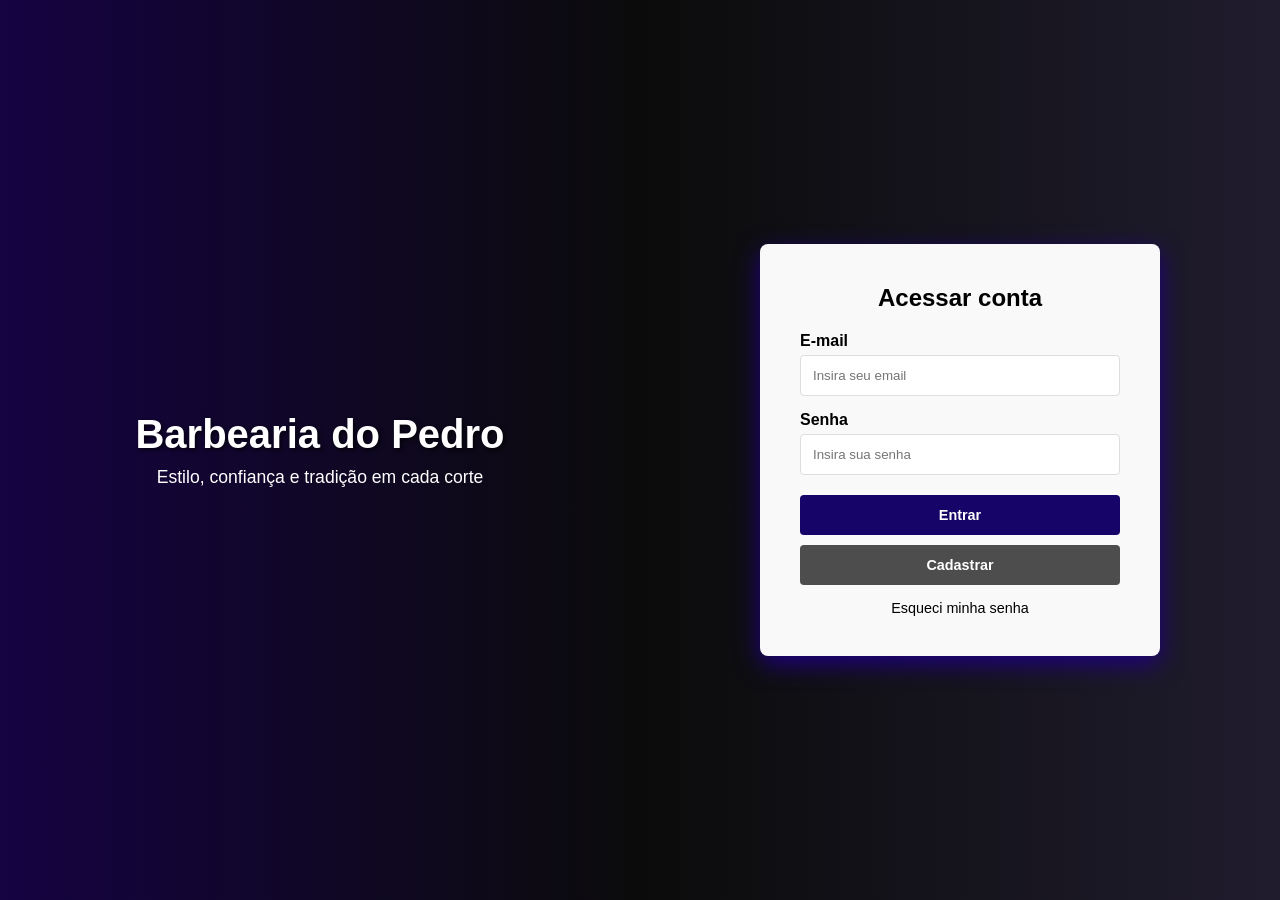
<file: index.html>
<!DOCTYPE html>
<html lang="pt-br">
  <head>
    <meta charset="UTF-8" />
    <meta name="viewport" content="width=device-width, initial-scale=1.0" />
    <title>Barbearia do Pedro</title>
    <link rel="stylesheet" href="styles.css" />
    <link rel="icon" type="image/x-icon" href="./images/favicon.ico" />
  </head>
  <body>
    <main class="login-container">
      <div class="login__intro">
        <h1 class="login__title">Barbearia do Pedro</h1>
        <p class="login__subtitle">
          Estilo, confiança e tradição em cada corte
        </p>
      </div>

      <section class="login__content">
        <form id="login-form" class="login__form">
          <h2 class="login__heading">Acessar conta</h2>

          <div class="entry-group">
            <label for="email-input" class="entry-group__label">E-mail</label>
            <input
              type="email"
              id="email-input"
              class="entry-group__input"
              placeholder="Insira seu email"
            />
          </div>

          <div class="entry-group">
            <label for="password-input" class="entry-group__label">Senha</label>
            <input
              type="password"
              id="password-input"
              class="entry-group__input"
              placeholder="Insira sua senha"
            />
          </div>

          <div class="login__actions">
            <a href="./pagina.html" id="login-button" class="btn btn--primary">
              Entrar
            </a>
            <button type="button" id="register-button" class="btn btn--secondary">
              Cadastrar
            </button>
          </div>

          <a href="#" id="forget-password" class="login__link">
            Esqueci minha senha
          </a>
        </form>
      </section>
    </main>
  </body>
</html>
</file>
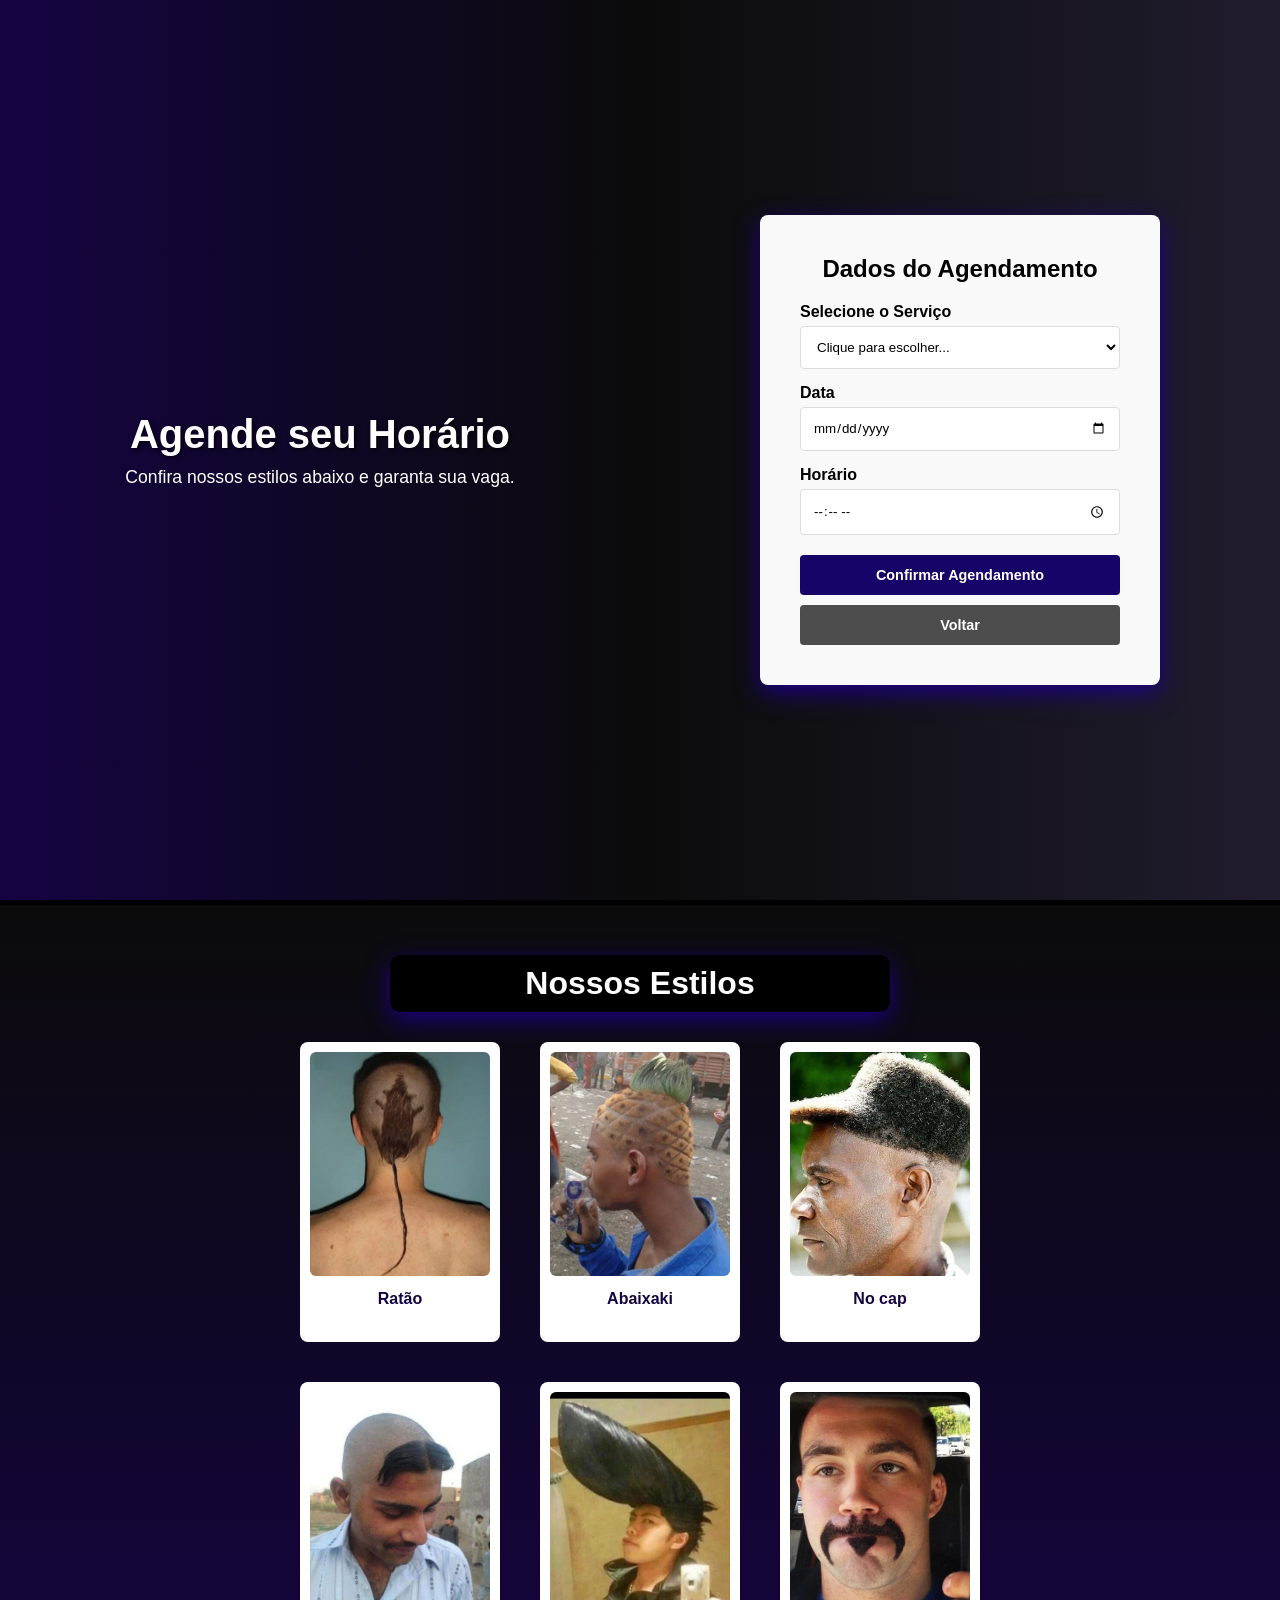
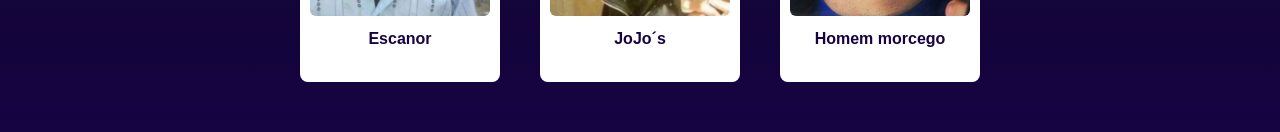
<file: pagina.html>
<!DOCTYPE html>
<html lang="pt-br">
  <head>
    <meta charset="UTF-8" />
    <meta name="viewport" content="width=device-width, initial-scale=1.0" />
    <title>Agendamento - Barbearia do Pedro</title>
    <link rel="stylesheet" href="styles.css" />
    <link rel="icon" type="image/x-icon" href="./images/favicon.ico" />
  </head>
  <body>
    <main class="login-container">
      <div class="login__intro">
        <h1 class="login__title">Agende seu Horário</h1>
        <p class="login__subtitle">
          Confira nossos estilos abaixo e garanta sua vaga.
        </p>
      </div>

      <section class="login__content">
        <form id="booking-form" class="login__form">
          <h2 class="login__heading">Dados do Agendamento</h2>

          <div class="entry-group">
            <label for="service-select" class="entry-group__label">
              Selecione o Serviço
            </label>
            <select id="service-select" class="entry-group__input" required>
              <option value="" disabled selected>
                Clique para escolher...
              </option>
              <option value="Ratão">Corte Ratão - R$ 30,00</option>
              <option value="Abaixaki">Abaixaki - R$ 35,00</option>
              <option value="No cap">No cap - R$ 30,00</option>
              <option value="barba">Barba Homem morcego - R$ 25,00</option>
              <option value="JoJo´s">Corte JoJo´s - R$ 35,00</option>
              <option value="Escanor">Corte Escanor - R$ 25,00</option>
            </select>
          </div>

          <div class="entry-group">
            <label for="date-input" class="entry-group__label">Data</label>
            <input
              type="date"
              id="date-input"
              class="entry-group__input"
              required
            />
          </div>

          <div class="entry-group">
            <label for="time-input" class="entry-group__label">Horário</label>
            <input
              type="time"
              id="time-input"
              class="entry-group__input"
              min="09:00"
              max="19:00"
              required
            />
          </div>

          <div class="login__actions">
            <button
              type="submit"
              id="schedule-button"
              class="btn btn--primary"
            >
              Confirmar Agendamento
            </button>
            <a href="./index.html" id="back-button" class="btn btn--secondary">
              Voltar
            </a>
          </div>
        </form>
      </section>
    </main>

    <section class="gallery">
      <h2>Nossos Estilos</h2>

      <div class="gallery__container">
        <div class="gallery__item">
          <img src="./images/corte 2.jpg" alt="Ratão" />
          <span>Ratão</span>
        </div>
        <div class="gallery__item">
          <img
            src="./images/81babc396d05f20dfaeb610e24af0cd9.jpg"
            alt="Abaixaki"
          />
          <span>Abaixaki</span>
        </div>
        <div class="gallery__item">
          <img src="./images/corte-de-cabelo-engracado.jpg" alt="No cap" />
          <span>No cap</span>
        </div>
        <div class="gallery__item">
          <img src="./images/corte.jpg" alt="Escanor" />
          <span>Escanor</span>
        </div>
        <div class="gallery__item">
          <img src="./images/5dw1desyv2841.webp" alt="JoJo´s" />
          <span>JoJo´s</span>
        </div>
        <div class="gallery__item">
          <img src="./images/Barbas-Feias-e-Bizarras-7.jpg" alt="Batman" />
          <span>Homem morcego</span>
        </div>
      </div>
    </section>
  </body>
</html>
</file>
<file: styles.css>
:root {
  --cor-primaria: #150342;
  --cor-secundaria: #0b0b0b;
  --cor-destaque: #160468;
  --cor-destaque-hover: #2e09cf;
  --cor-neutra: #4d4d4d;
  --cor-neutra-hover: #6e6e6e;
  --fundo-pagina: #f4f4f4;
  --fundo-card: #f9f9f9;
  --fundo-input: #ffffff;
  --texto-claro: #ffffff;
  --texto-escuro: #000000;
  --borda-suave: #ddd;
  --gradiente-intro: linear-gradient(to right, var(--cor-primaria), var(--cor-secundaria));
  --gradiente-form: linear-gradient(to left, #201c2e, var(--cor-secundaria));
  --sombra-neon: 0 8px 24px rgb(30, 0, 129);
  --sombra-texto: 2px 2px 4px rgba(0, 0, 0, 0.7);
}

* {
  margin: 0;
  padding: 0;
  box-sizing: border-box;
}

html {
  font-size: 16px;
}

body {
  font-family: Verdana, Geneva, Tahoma, sans-serif;
  background-color: var(--fundo-pagina);
  width: 100%;
  min-height: 100vh;
  overflow-x: hidden;
  overflow-y: auto;
}

.login-container {
  display: grid;
  grid-template-columns: 50% 50%;
  min-height: 100vh;
  width: 100%;
}

.login__intro {
  display: flex;
  flex-direction: column;
  justify-content: center;
  align-items: center;
  text-align: center;
  color: var(--texto-claro);
  padding: 20px;
  background: var(--gradiente-intro);
  height: 100%;
  width: 100%;
}

.login__title {
  font-size: 2.5rem;
  text-shadow: var(--sombra-texto);
  margin-bottom: 10px;
}

.login__subtitle {
  font-size: 1.1rem;
}

.login__content {
  display: flex;
  flex-direction: column;
  justify-content: center;
  align-items: center;
  background: var(--gradiente-form);
  padding: 20px;
  height: 100%;
  width: 100%;
}

.login__form {
  width: 100%;
  max-width: 400px;
  padding: 40px;
  background-color: var(--fundo-card);
  border-radius: 8px;
  box-shadow: var(--sombra-neon);
  text-align: center;
}

.login__heading {
  margin-bottom: 20px;
  color: var(--texto-escuro);
}

.entry-group {
  display: flex;
  flex-direction: column;
  gap: 5px;
  margin-bottom: 15px;
  text-align: left;
}

.entry-group__label {
  font-weight: bold;
  color: var(--texto-escuro);
  display: block;
}

.entry-group__input {
  width: 100%;
  padding: 12px;
  border: 1px solid var(--borda-suave);
  border-radius: 4px;
  background-color: var(--fundo-input);
  font-family: inherit;
  outline: none;
  transition: border-color 0.3s ease;
}

.entry-group__input:focus {
  border-color: var(--cor-destaque);
}

.login__actions {
  display: flex;
  flex-direction: column;
  gap: 10px;
  margin-top: 10px;
}

.btn {
  width: 100%;
  padding: 12px;
  border: none;
  border-radius: 4px;
  cursor: pointer;
  font-size: 0.9rem;
  font-weight: bold;
  text-decoration: none;
  text-align: center;
  display: inline-block;
  transition: all 0.3s ease;
}

.btn--primary {
  background-color: var(--cor-destaque);
  color: var(--texto-claro);
  margin-top: 5px;
}

.btn--primary:hover {
  background-color: var(--cor-destaque-hover);
}

.btn--secondary {
  background-color: var(--cor-neutra);
  color: var(--texto-claro);
}

.btn--secondary:hover {
  background-color: var(--cor-neutra-hover);
}

.login__link {
  display: block;
  margin-top: 15px;
  color: var(--texto-escuro);
  text-decoration: none;
  font-size: 0.9rem;
}

.login__link:hover {
  text-decoration: underline;
}

.gallery {
  border-top: 5px solid var(--texto-escuro);
  background: linear-gradient(0deg, var(--cor-primaria), var(--cor-secundaria));
  padding: 50px 20px;
  text-align: center;
}

.gallery h2 {
  color: var(--texto-claro);
  margin-bottom: 30px;
  font-size: 2em;
  box-shadow: var(--sombra-neon);
  background-color: black;
  border-radius: 10px;
  max-width: 500px;
  margin-left: auto;
  margin-right: auto;
  padding: 10px;
}

.gallery__container {
  display: flex;
  justify-content: center;
  flex-wrap: wrap;
  gap: 40px;
  max-width: 800px;
  margin: 0 auto;
}

.gallery__item {
  background: #fff;
  border-radius: 8px;
  padding: 10px;
  width: 200px;
  height: 300px;
  transition: transform 0.3s ease;
}

.gallery__item:hover {
  transform: scale(1.05);
}

.gallery__item img {
  width: 100%;
  height: 80%;
  object-fit: cover;
  border-radius: 6px;
}

.gallery__item span {
  display: block;
  font-size: 1em;
  margin-top: 10px;
  color: var(--cor-primaria);
  font-weight: bold;
}

@media (max-width: 768px) {
  .login-container {
    grid-template-columns: 1fr;
    display: flex;
    flex-direction: column;
  }

  .login__intro, 
  .login__content {
    height: auto;
    padding: 60px 20px;
  }

  .login__intro {
    background: linear-gradient(to bottom, var(--cor-primaria), var(--cor-secundaria));
  }

  .login__content {
    background: linear-gradient(to top, #201c2e, var(--cor-secundaria));
  }
}
</file>
